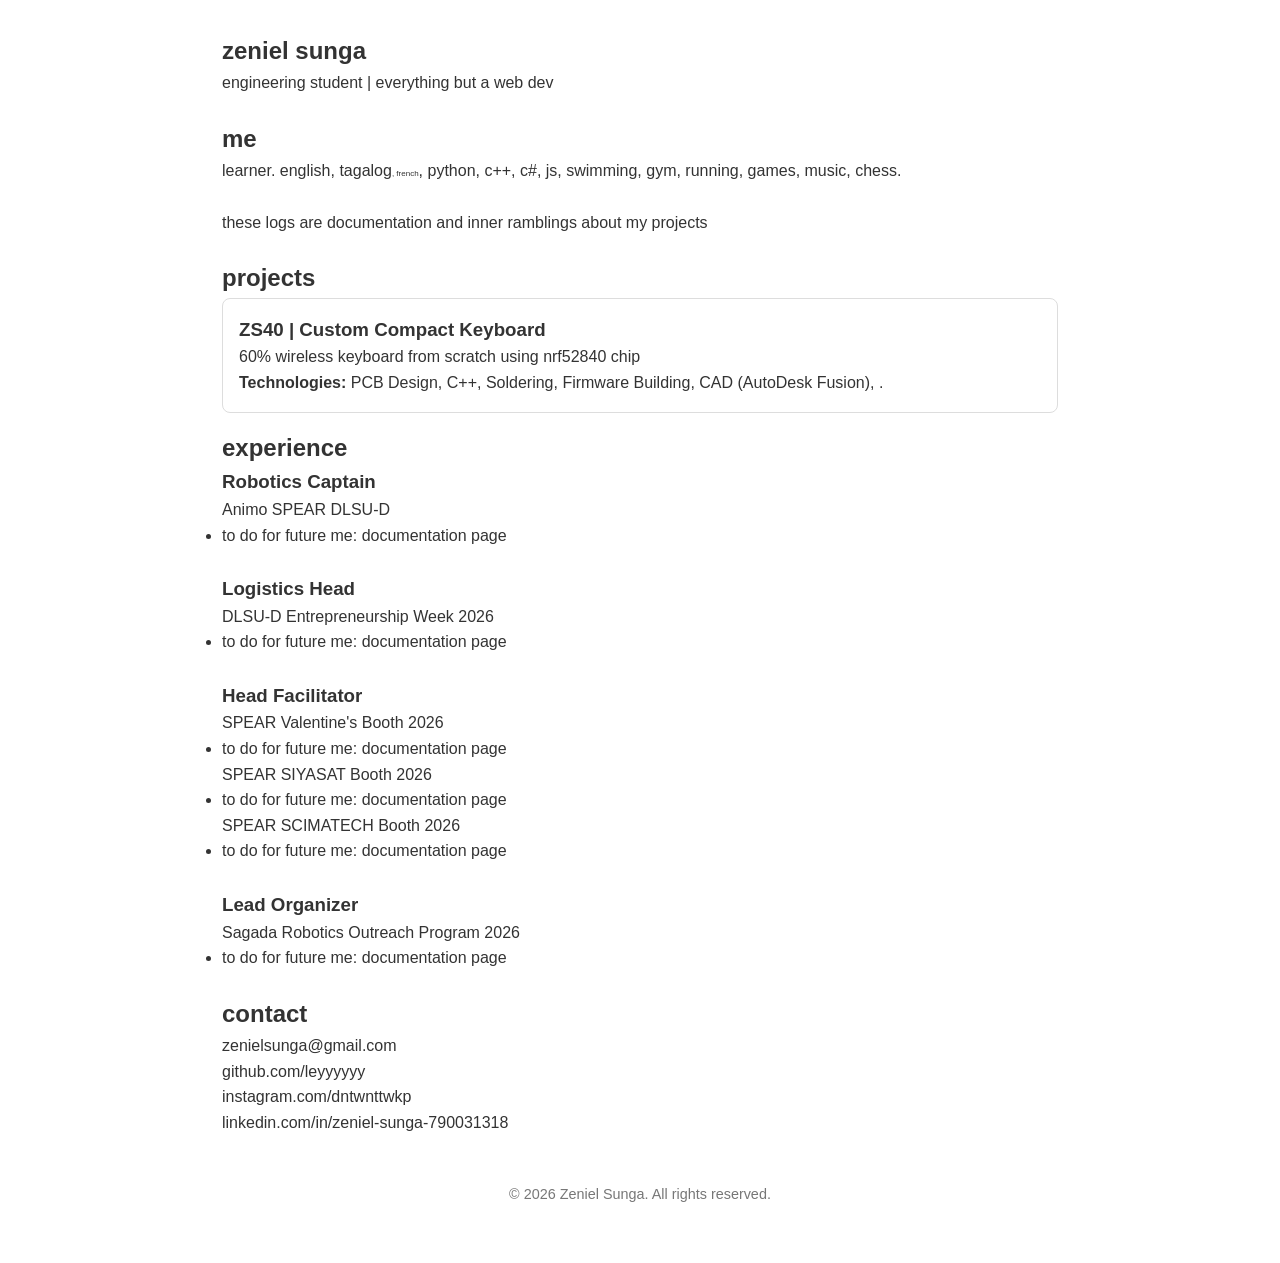
<file: index.html>
<!DOCTYPE html>
<html lang="en">
<head>
    <meta charset="UTF-8">
    <meta name="viewport" content="width=device-width, initial-scale=1.0">
    <title>zen sunga</title>
    <link rel="icon" type="image/x-icon" href="images\dinosaur.webp">
    <link rel="stylesheet" href="style.css">
    
</head>
<body>

    <section>
        <h1>zeniel sunga</h1>
        <p>engineering student | everything but a web dev</p>
    </section>

    <!-- <nav>
        <a href="#about">About</a>
        <a href="#projects">Projects</a>
        <a href="#experience">Experience</a>
        <a href="#skills">Skills</a>
        <a href="#contact">Contact</a>
    </nav> -->

    <section id="about">
        <h2>me</h2>
        <p>
            learner. english, tagalog<span style="font-size: 0.5rem;">, french</span>, python, c++, c#, js, swimming, gym, running, games, music, chess.

            
            <br>
            <br>

            these logs are documentation and inner ramblings about my projects
        </p>
    </section>

    <section id="projects">
        <h2>projects</h2>

        <div class="project">
            <a href="projects/zs40/zs40.html"><h3>ZS40 | Custom Compact Keyboard</h3></a>
            <p>
                60% wireless keyboard from scratch using nrf52840 chip
            </p>
            <p><strong>Technologies:</strong> PCB Design, C++, Soldering, Firmware Building, CAD (AutoDesk Fusion), .</p>
        </div>
<!-- 
        <div class="project">
            <h3>Competition Sumo Bot</h3>
            <p>
                competitive bot that can detect other bots and push them off the board 
            </p>
            <p><strong>Technologies:</strong> C++, Embedded Systems, etc.</p>
        </div>
        
        <div class="project">
            <h3>NEO LMS Scraper + Iphone Widget </h3>
            <p>
                collected all my assignments from my school's lms
            </p>
            <p><strong>Technologies:</strong> Python Backend, BeautifulSoup4, etc.</p>
        </div>
        
        <div class="project">
            <h3>Weather Intensity Model | National AI Competition Entry</h3>
            <p>
                predicts the severity of a storm using satellite images
            </p>
            <p><strong>Technologies:</strong> C++, Embedded Systems, etc.</p>
        </div>

        <div class="project">
            <a href="projects/portfolio.html"><h3>zensunga.dev | Portfolio Website</h3></a>
            <p>
                showcases all projects and experience
            </p>
            <p><strong>Technologies:</strong> C++, Embedded Systems, etc.</p>
        </div>
    </section> -->

    <section id="experience">
        <h2>experience</h2>


        <h3>Robotics Captain</h3>
        <p>Animo SPEAR DLSU-D</p>
        <ul>
            <li>to do for future me: documentation page</li>
        </ul>
        <br>

        <h3>Logistics Head</h3>
        <p>DLSU-D Entrepreneurship Week 2026</p>
        <ul>
            <li>to do for future me: documentation page</li>
        </ul>

        <br>

        <h3>Head Facilitator</h3>
        <p>SPEAR Valentine's Booth 2026</p>
        <ul>
            <li>to do for future me: documentation page</li>
        </ul>
        <p>SPEAR SIYASAT Booth 2026</p>
        <ul>
            <li>to do for future me: documentation page</li>
        </ul>
        <p>SPEAR SCIMATECH Booth 2026</p>
        <ul>
            <li>to do for future me: documentation page</li>
        </ul>
        <br>
        <h3>Lead Organizer</h3>
        <p>Sagada Robotics Outreach Program 2026</p>
        <ul>
            <li>to do for future me: documentation page</li>
        </ul>
        
    </section>
<!-- 
    <section id="skills">
        <h2>skills</h2>

        <ul>
            <li>Python</li>
            <li>C/C++</li>
            <li>Arduino</li>
            <li>Git & GitHub</li>
            <li>Problem Solving</li>
            <li>Team Leadership</li>
        </ul>
    </section> -->

    <section id="contact">
        <h2>contact</h2>

        <p>zenielsunga@gmail.com</p>
        <p>github.com/leyyyyyy</p>
        <p>instagram.com/dntwnttwkp</p>
        <p>linkedin.com/in/zeniel-sunga-790031318</p>
    </section>

    <footer>
        <p>&copy; 2026 Zeniel Sunga. All rights reserved.</p>
    </footer>

</body>
</html>
</file>
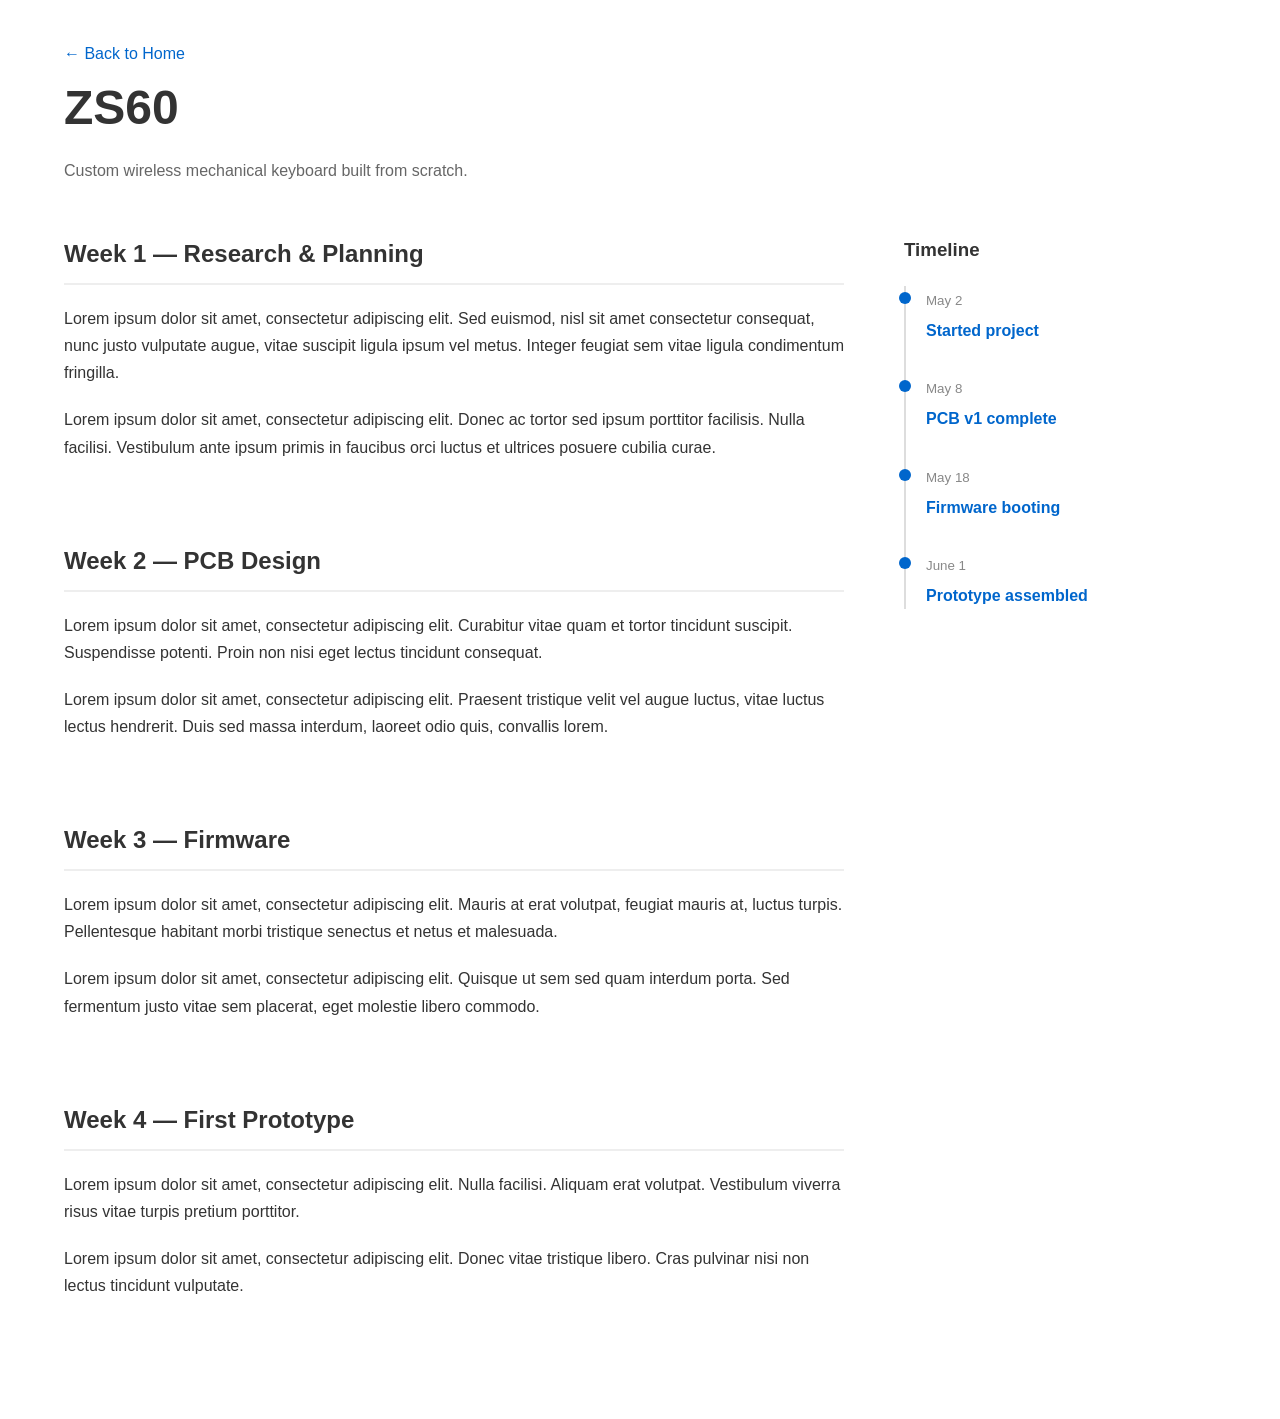
<file: projects/portfolio/portfolio.html>
<!DOCTYPE html>
<html lang="en">
<head>
<meta charset="UTF-8">
<meta name="viewport" content="width=device-width, initial-scale=1.0">
<title>ZS60 | Dev Log</title>

<style>

*{
    margin:0;
    padding:0;
    box-sizing:border-box;
}

body{
    font-family:Arial, Helvetica, sans-serif;
    max-width:1200px;
    margin:auto;
    padding:40px 24px;
    color:#333;
    line-height:1.7;
}

a{
    color:#0066cc;
    text-decoration:none;
}

header{
    margin-bottom:50px;
}

header h1{
    font-size:3rem;
}

header p{
    color:#666;
    margin-top:.5rem;
}

.layout{
    display:grid;
    grid-template-columns:2.5fr 1fr;
    gap:60px;
}

/* ---------- DEV LOG ---------- */

.post{
    margin-bottom:80px;
}

.post h2{
    margin-bottom:20px;
    border-bottom:2px solid #eee;
    padding-bottom:8px;
}

.post p{
    margin-bottom:20px;
}

/* ---------- TIMELINE ---------- */

aside{
    position:sticky;
    top:40px;
    align-self:start;
}

.timeline{
    border-left:2px solid #ddd;
    padding-left:20px;
}

.timeline-item{
    position:relative;
    margin-bottom:30px;
}

.timeline-item::before{
    content:"";
    position:absolute;
    left:-27px;
    top:6px;

    width:12px;
    height:12px;

    border-radius:50%;
    background:#0066cc;
}

.timeline small{
    color:#888;
}

.timeline h4{
    margin-top:4px;
}

@media(max-width:900px){

.layout{
    grid-template-columns:1fr;
}

aside{
    position:static;
}

}

</style>

</head>
<body>

<a href="../index.html">← Back to Home</a>

<header>

<h1>ZS60</h1>

<p>
Custom wireless mechanical keyboard built from scratch.
</p>

</header>

<div class="layout">

<main>

<section class="post" id="week1">

<h2>Week 1 — Research & Planning</h2>

<p>
Lorem ipsum dolor sit amet, consectetur adipiscing elit. Sed euismod, nisl
sit amet consectetur consequat, nunc justo vulputate augue, vitae suscipit
ligula ipsum vel metus. Integer feugiat sem vitae ligula condimentum
fringilla.
</p>

<p>
Lorem ipsum dolor sit amet, consectetur adipiscing elit. Donec ac tortor sed
ipsum porttitor facilisis. Nulla facilisi. Vestibulum ante ipsum primis in
faucibus orci luctus et ultrices posuere cubilia curae.
</p>

</section>

<section class="post" id="week2">

<h2>Week 2 — PCB Design</h2>

<p>
Lorem ipsum dolor sit amet, consectetur adipiscing elit. Curabitur vitae
quam et tortor tincidunt suscipit. Suspendisse potenti. Proin non nisi eget
lectus tincidunt consequat.
</p>

<p>
Lorem ipsum dolor sit amet, consectetur adipiscing elit. Praesent tristique
velit vel augue luctus, vitae luctus lectus hendrerit. Duis sed massa
interdum, laoreet odio quis, convallis lorem.
</p>

</section>

<section class="post" id="week3">

<h2>Week 3 — Firmware</h2>

<p>
Lorem ipsum dolor sit amet, consectetur adipiscing elit. Mauris at erat
volutpat, feugiat mauris at, luctus turpis. Pellentesque habitant morbi
tristique senectus et netus et malesuada.
</p>

<p>
Lorem ipsum dolor sit amet, consectetur adipiscing elit. Quisque ut sem sed
quam interdum porta. Sed fermentum justo vitae sem placerat, eget molestie
libero commodo.
</p>

</section>

<section class="post" id="week4">

<h2>Week 4 — First Prototype</h2>

<p>
Lorem ipsum dolor sit amet, consectetur adipiscing elit. Nulla facilisi.
Aliquam erat volutpat. Vestibulum viverra risus vitae turpis pretium
porttitor.
</p>

<p>
Lorem ipsum dolor sit amet, consectetur adipiscing elit. Donec vitae
tristique libero. Cras pulvinar nisi non lectus tincidunt vulputate.
</p>

</section>

</main>

<aside>

<h3 style="margin-bottom:20px;">Timeline</h3>

<div class="timeline">

<div class="timeline-item">
<small>May 2</small>
<h4><a href="#week1">Started project</a></h4>
</div>

<div class="timeline-item">
<small>May 8</small>
<h4><a href="#week2">PCB v1 complete</a></h4>
</div>

<div class="timeline-item">
<small>May 18</small>
<h4><a href="#week3">Firmware booting</a></h4>
</div>

<div class="timeline-item">
<small>June 1</small>
<h4><a href="#week4">Prototype assembled</a></h4>
</div>

</div>

</aside>

</div>

</body>
</html>
</file>
<file: style.css>
* {
            margin: 0;
            padding: 0;
            box-sizing: border-box;
        }

        body {
            font-family: Arial, sans-serif;
            line-height: 1.6;
            max-width: 900px;
            margin: auto;
            padding: 2rem;
            color: #333;
        }

        nav {
            margin-bottom: 2rem;
        }

        nav a {
            margin-right: 1rem;
            text-decoration: none;
            color: #0066cc;
        }

        section {
            margin-bottom: 1.5rem;
        }

        /* h1, h2 {
            margin-bottom: 0rem;
        } */

        .project {
            border: 1px solid #ddd;
            padding: 1rem;
            margin-bottom: 1rem;
            border-radius: 8px;
        }

        footer {
            margin-top: 3rem;
            text-align: center;
            color: #777;
            font-size: 0.9rem;
        }
        a {
            color: #333;
            text-decoration-line: none;
        }
</file>
